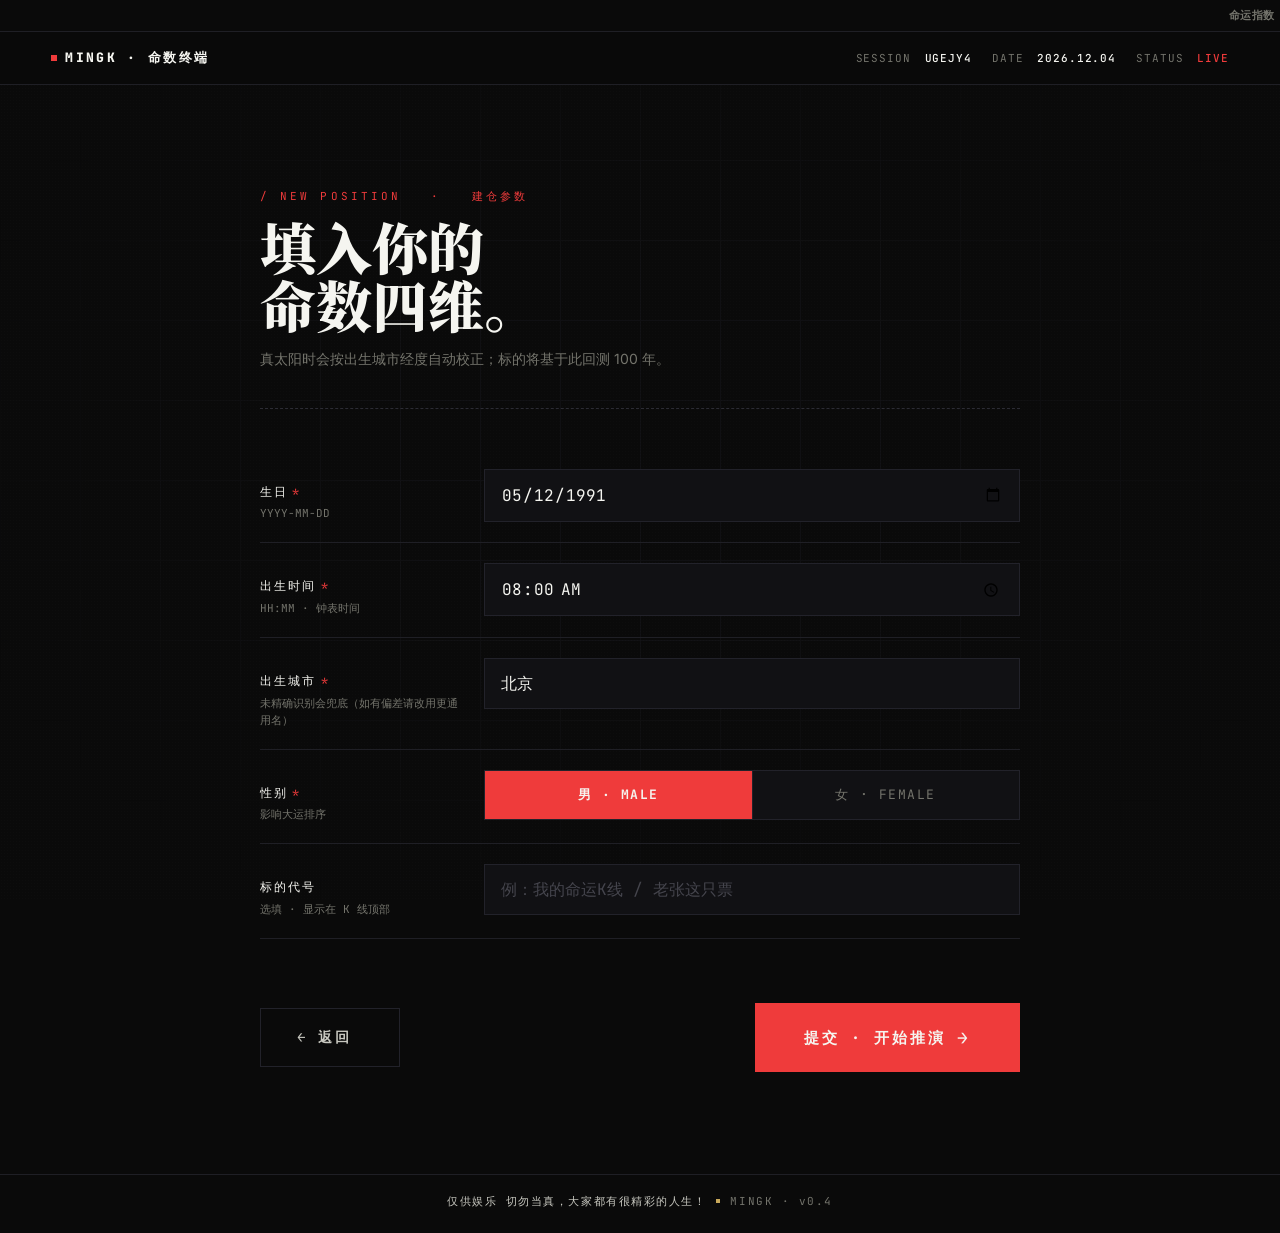
<file: frontend/form.html>
<!doctype html>
<html lang="zh-CN">
<head>
<meta charset="utf-8" />
<meta name="viewport" content="width=device-width,initial-scale=1,viewport-fit=cover" />
<title>新建仓位 · MINGK</title>
<meta name="description" content="输入生日时间和出生城市，生成你的人生 K 线图。" />
<meta property="og:type" content="website" />
<meta property="og:title" content="人生K线图 · 你的命运K线长什么样？" />
<meta property="og:description" content="120 字股评师式命理短卡，看看你是哪一只" />
<meta property="og:image" content="https://mingk.vercel.app/og-image.png" />
<meta property="og:url" content="https://mingk.vercel.app/form" />
<meta name="twitter:card" content="summary_large_image" />
<meta name="twitter:image" content="https://mingk.vercel.app/og-image.png" />
<link rel="stylesheet" href="css/main.css" />
</head>
<body>

<div id="site-header"></div>

<main class="page">
  <div class="form-wrap">

    <header class="form-head">
      <div class="form-head__kicker">/ NEW POSITION &nbsp; · &nbsp; 建仓参数</div>
      <h1 class="form-head__title">填入你的<br/>命数四维。</h1>
      <p class="form-head__sub">真太阳时会按出生城市经度自动校正；标的将基于此回测 100 年。</p>
    </header>

    <form id="chart-form" autocomplete="off" novalidate>

      <div class="field">
        <div class="field__label">
          <span class="name">生日<span class="req">*</span></span>
          <span class="hint">YYYY-MM-DD</span>
        </div>
        <div class="field__input">
          <input class="input" id="birth_date" type="date" required min="1900-01-01" max="2025-12-31" value="1991-05-12" />
        </div>
      </div>

      <div class="field">
        <div class="field__label">
          <span class="name">出生时间<span class="req">*</span></span>
          <span class="hint">HH:MM · 钟表时间</span>
        </div>
        <div class="field__input">
          <input class="input" id="birth_time" type="time" required value="08:00" />
        </div>
      </div>

      <div class="field">
        <div class="field__label">
          <span class="name">出生城市<span class="req">*</span></span>
          <span class="hint" id="city-hint">输入你出生的城市，未精确识别会兜底</span>
        </div>
        <div class="field__input">
          <input class="input" id="city" type="text" placeholder="例：北京、怀化、乌鲁木齐" required autocomplete="off" />
        </div>
      </div>

      <div class="field">
        <div class="field__label">
          <span class="name">性别<span class="req">*</span></span>
          <span class="hint">影响大运排序</span>
        </div>
        <div class="field__input">
          <div class="radio-group">
            <label>
              <input type="radio" name="gender" value="1" checked />
              <span class="radio-text">男 · MALE</span>
            </label>
            <label>
              <input type="radio" name="gender" value="0" />
              <span class="radio-text">女 · FEMALE</span>
            </label>
          </div>
        </div>
      </div>

      <div class="field">
        <div class="field__label">
          <span class="name">标的代号</span>
          <span class="hint">选填 · 显示在 K 线顶部</span>
        </div>
        <div class="field__input">
          <input class="input" id="title" type="text" maxlength="24" placeholder="例：我的命运K线 / 老张这只票" />
        </div>
      </div>

      <div class="form-error" id="err"></div>

      <div class="form-actions">
        <a class="btn btn--ghost" href="index.html">← 返回</a>
        <button class="btn btn--up btn--big" type="submit">提交 · 开始推演</button>
      </div>
    </form>

  </div>
</main>

<script src="js/utils.js"></script>
<script src="js/api.js"></script>
<script>
renderHeader();

(async function init() {
  const sel = document.getElementById("city");
  const hint = document.getElementById("city-hint");

  // 默认北京
  sel.value = "北京";

  // 恢复上次表单
  const prev = Store.loadForm();
  if (prev) {
    if (prev.birth_date) document.getElementById("birth_date").value = prev.birth_date;
    if (prev.birth_time) document.getElementById("birth_time").value = prev.birth_time;
    if (prev.city) sel.value = prev.city;
    if (prev.gender !== undefined) {
      const r = document.querySelector(`input[name=gender][value="${prev.gender}"]`);
      if (r) r.checked = true;
    }
    if (prev.title) document.getElementById("title").value = prev.title;
  }

  hint.textContent = "未精确识别会兜底（如有偏差请改用更通用名）";
})();

document.getElementById("chart-form").addEventListener("submit", function (ev) {
  ev.preventDefault();
  const errEl = document.getElementById("err");
  errEl.textContent = "";

  const data = {
    birth_date: document.getElementById("birth_date").value.trim(),
    birth_time: document.getElementById("birth_time").value.trim(),
    city: document.getElementById("city").value.trim(),
    gender: parseInt(document.querySelector('input[name=gender]:checked').value, 10),
    title: document.getElementById("title").value.trim() || null,
  };

  if (!data.birth_date) return errEl.textContent = "请填写生日。";
  if (!data.birth_time) return errEl.textContent = "请填写出生时间。";
  if (!data.city) return errEl.textContent = "请填写出生城市。";

  Store.saveForm(data);
  location.href = "waiting.html";
});
</script>
</body>
</html>
</file>
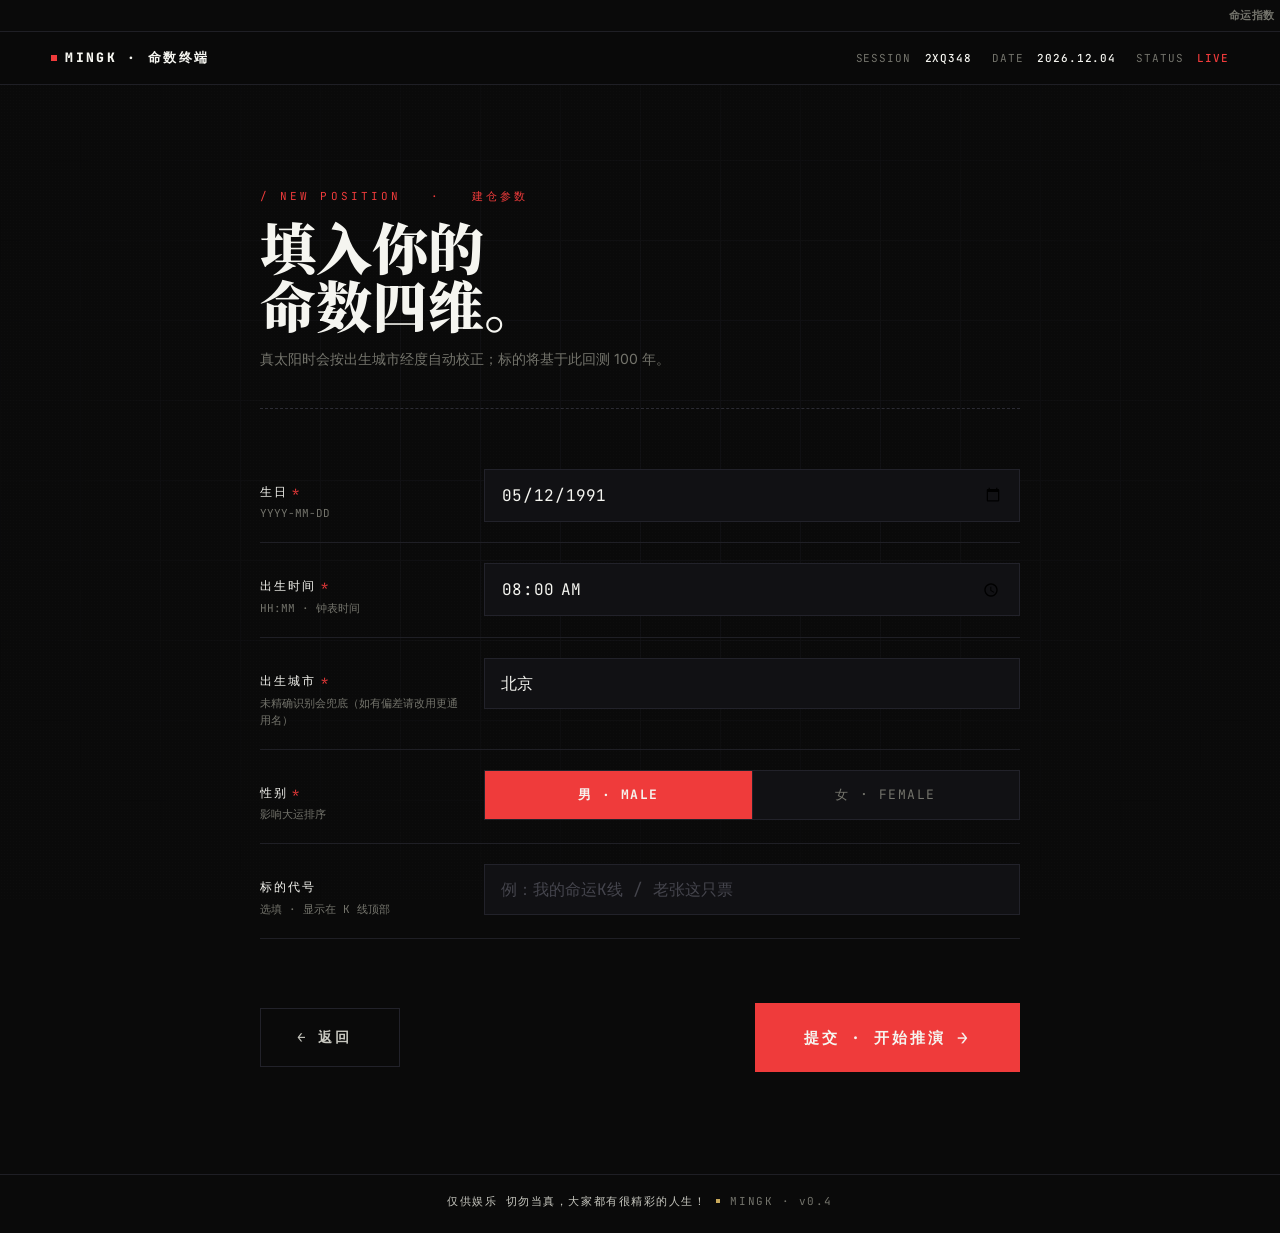
<file: frontend/waiting.html>
<!doctype html>
<html lang="zh-CN">
<head>
<meta charset="utf-8" />
<meta name="viewport" content="width=device-width,initial-scale=1,viewport-fit=cover" />
<title>演算中 · MINGK</title>
<meta property="og:type" content="website" />
<meta property="og:title" content="人生K线图 · 演算中" />
<meta property="og:image" content="https://mingk.vercel.app/og-image.png" />
<meta property="og:url" content="https://mingk.vercel.app/waiting" />
<meta name="twitter:card" content="summary_large_image" />
<meta name="twitter:image" content="https://mingk.vercel.app/og-image.png" />
<link rel="stylesheet" href="css/main.css" />
</head>
<body>

<div id="site-header"></div>

<main class="ritual">
  <div class="ritual__phase-num" id="phase-num">/ PHASE 1 / 4</div>
  <h1 class="ritual__phase-title" id="phase-title">排盘中</h1>
  <div class="ritual__phase-sub" id="phase-sub">庄家筹码集结中...</div>

  <div class="ritual__stage" id="stage"></div>

  <div class="ritual__progress" id="prog">
    <div class="seg" style="--dur:2.2s"></div>
    <div class="seg" style="--dur:2.5s"></div>
    <div class="seg" style="--dur:2.5s"></div>
    <div class="seg" style="--dur:2.5s"></div>
  </div>
  <div class="ritual__taglines" id="ticker">> ENGINE LOCKED · BAZI VENDOR · MOCK_OK</div>
</main>

<script src="js/utils.js"></script>
<script src="js/api.js"></script>
<script>
renderHeader();

const form = Store.loadForm();
if (!form) { location.replace("form.html"); }

const stage = document.getElementById("stage");
const phaseNum = document.getElementById("phase-num");
const phaseTitle = document.getElementById("phase-title");
const phaseSub = document.getElementById("phase-sub");
const segs = document.querySelectorAll("#prog .seg");

// 启动 fetch（与动画并行，最快不早于 8.5s 跳）
const t0 = Date.now();
let apiResult = null, apiError = null;
const apiPromise = API.chart(form)
  .then(d => { apiResult = d; })
  .catch(e => { apiError = e; });

// 4 阶段定义
const PHASES = [
  {
    num: "/ PHASE 1 / 4",
    title: "排盘中",
    sub: "庄家筹码集结中…",
    dur: 2200,
    render: () => renderPillarsRise(),
  },
  {
    num: "/ PHASE 2 / 4",
    title: "推算大运",
    sub: "主力建仓中…",
    dur: 2500,
    render: () => renderDayun(),
  },
  {
    num: "/ PHASE 3 / 4",
    title: "流年扫描",
    sub: "K 线即将拉升…",
    dur: 2500,
    render: () => renderYearScan(),
  },
  {
    num: "/ PHASE 4 / 4",
    title: "K 线渲染",
    sub: "出图…",
    dur: 2500,
    render: () => renderBarsDrop(),
  },
];

function setPhase(idx) {
  const p = PHASES[idx];
  phaseNum.textContent = p.num;
  phaseTitle.textContent = p.title;
  phaseSub.textContent = p.sub;
  // 进度段
  segs.forEach((s, i) => {
    s.classList.remove("active", "done");
    if (i < idx) s.classList.add("done");
    else if (i === idx) s.classList.add("active");
  });
  stage.innerHTML = "";
  p.render();
}

function renderPillarsRise() {
  // 浮现一组示例八字，真排盘后会被替换
  const labels = ["年柱", "月柱", "日柱", "时柱"];
  // 用形式上合理的随机干支占位
  const tg = "甲乙丙丁戊己庚辛壬癸";
  const dz = "子丑寅卯辰巳午未申酉戌亥";
  const pick = () => tg[(Math.random() * 10) | 0] + dz[(Math.random() * 12) | 0];
  const pillars = [pick(), pick(), pick(), pick()];

  const html = `
    <div>
      <div class="pillars-rise">
        ${labels.map((lb, i) => `
          <div class="pcol">
            <div class="lbl">${lb}</div>
            <div class="ch">
              <span class="top"    style="animation-delay:${i*0.18}s">${pillars[i][0]}</span>
              <br/>
              <span class="bottom" style="animation-delay:${i*0.18 + .35}s">${pillars[i][1]}</span>
            </div>
          </div>`).join("")}
      </div>
      <div class="pulse-line"></div>
    </div>`;
  stage.innerHTML = html;
}

function renderDayun() {
  const tg = "甲乙丙丁戊己庚辛壬癸";
  const dz = "子丑寅卯辰巳午未申酉戌亥";
  const cells = [];
  for (let i = 0; i < 10; i++) {
    const age = i * 10 + 3;
    const gz = tg[(i*3+1)%10] + dz[(i*5+2)%12];
    const cls = i % 2 === 0 ? "up" : "down";
    cells.push(`<div class="dayun-cell ${cls}"><div class="age">${age} - ${age+9} 岁</div><div class="gz">${gz}</div></div>`);
  }
  // 复制一份让动画无缝
  const inner = cells.join("") + cells.join("");
  stage.innerHTML = `<div class="dayun-track"><div class="dayun-track__inner">${inner}</div></div>`;
}

function renderYearScan() {
  stage.innerHTML = `<div><div class="year-scan" id="year-num">1991<span class="year-scan__age">AGE 01</span></div></div>`;
  const el = document.getElementById("year-num");
  const baseYear = parseInt((form.birth_date || "1990-01-01").slice(0,4), 10) || 1990;
  let i = 0;
  const total = 100;
  const step = setInterval(() => {
    i++;
    if (i > total) { clearInterval(step); return; }
    el.firstChild.nodeValue = String(baseYear + i - 1);
    el.querySelector(".year-scan__age").textContent = `AGE ${String(i).padStart(2,"0")}`;
  }, 22); // 100×22ms ≈ 2.2s
}

function renderBarsDrop() {
  // 60 根，红绿混合
  let html = "";
  for (let i = 0; i < 60; i++) {
    const h = 30 + Math.random() * 70;
    const isGreen = Math.random() < 0.42;
    html += `<div class="bar ${isGreen ? "green" : ""}" style="height:${h}%; animation-delay:${(i*22)}ms;"></div>`;
  }
  stage.innerHTML = `<div class="bars-drop">${html}</div>`;
}

// 阶段循环 — 总时长约 9.7s
async function runRitual() {
  for (let i = 0; i < PHASES.length; i++) {
    setPhase(i);
    await new Promise(r => setTimeout(r, PHASES[i].dur));
  }
  segs.forEach(s => { s.classList.remove("active"); s.classList.add("done"); });

  // 等 API
  await apiPromise;
  if (apiError) {
    phaseTitle.textContent = "网络错误";
    phaseSub.textContent = apiError.message;
    showToast("演算失败：" + apiError.message + "，请重试", 3000);
    setTimeout(() => location.replace("form.html"), 2400);
    return;
  }
  Store.saveResult(apiResult);
  // 用真排盘替换 phase-1 的随机字符（如果用户回看，效果更扎实）
  location.replace("result.html");
}

// 检查 prefers-reduced-motion，做 fallback
if (window.matchMedia && matchMedia("(prefers-reduced-motion: reduce)").matches) {
  // 简化：只显示文字 + 进度条，跳过 stage 渲染
  PHASES.forEach(p => p.render = () => { stage.innerHTML = '<div style="font-family:var(--font-mono);color:var(--fg-2);font-size:13px">' + p.sub + '</div>'; });
}

if (form) runRitual();
</script>
</body>
</html>
</file>
<file: frontend/css/main.css>
/* ============================================================
   mingk · 人生 K 线图 — 设计系统
   股票交易终端美学：深黑 + 红涨绿跌 + 单空字 + 中文衬线庄重感
   ============================================================ */

@import url("https://fonts.googleapis.com/css2?family=JetBrains+Mono:wght@300;400;500;700;800&family=Noto+Serif+SC:wght@400;700;900&family=Inter:wght@400;500;700&display=swap");

:root {
  /* 背景层 */
  --bg-0: #0a0a0a;            /* 主底 */
  --bg-1: #111114;            /* 卡片底 */
  --bg-2: #18181d;            /* 输入框 / 高亮 */
  --bg-3: #22222a;            /* 边线 / hover */

  /* 文字层 */
  --fg-0: #f5f5f0;            /* 标题 */
  --fg-1: #c8c8c0;            /* 正文 */
  --fg-2: #74746c;            /* 次要 */
  --fg-3: #45454d;            /* 占位 */

  /* 股票色 — 中国市场：红涨绿跌 */
  --up:    #ef3b3b;           /* 涨红 */
  --up-2:  #ff6b5a;
  --up-bg: rgba(239, 59, 59, 0.12);
  --down:  #2cba5f;           /* 跌绿 */
  --down-2:#5fe392;
  --down-bg: rgba(44, 186, 95, 0.12);

  /* 强调色（少量金色，命理元素） */
  --accent: #c8a85a;
  --accent-dim: #8a7233;

  /* 边线 */
  --line: #1f1f25;
  --line-2: #2c2c34;

  /* 字体 */
  --font-mono: "JetBrains Mono", "Roboto Mono", "Menlo", monospace;
  --font-serif: "Noto Serif SC", "Songti SC", "STSong", serif;
  --font-sans: "Inter", "PingFang SC", -apple-system, sans-serif;

  /* 尺寸 */
  --gutter: clamp(20px, 4vw, 56px);
}

/* ============== Reset ============== */
*, *::before, *::after { box-sizing: border-box; }
html, body { margin: 0; padding: 0; }
body {
  background: var(--bg-0);
  color: var(--fg-1);
  font-family: var(--font-sans);
  font-size: 15px;
  line-height: 1.55;
  min-height: 100vh;
  -webkit-font-smoothing: antialiased;
  text-rendering: optimizeLegibility;
  overflow-x: hidden;
}
button { font-family: inherit; cursor: pointer; }
input, select { font-family: inherit; }
a { color: inherit; text-decoration: none; }
::selection { background: var(--up); color: var(--bg-0); }

/* ============== 全局背景纹理 ============== */
body::before {
  content: "";
  position: fixed;
  inset: 0;
  pointer-events: none;
  background-image:
    linear-gradient(var(--line) 1px, transparent 1px),
    linear-gradient(90deg, var(--line) 1px, transparent 1px);
  background-size: 80px 80px;
  opacity: 0.35;
  z-index: 0;
  mask-image: radial-gradient(ellipse at center, black 30%, transparent 80%);
}
body::after {
  content: "";
  position: fixed;
  inset: 0;
  pointer-events: none;
  background-image: radial-gradient(rgba(255,255,255,0.015) 1px, transparent 1px);
  background-size: 3px 3px;
  z-index: 0;
}

/* ============== 顶部 Ticker（全站头部） ============== */
.ticker {
  position: relative;
  z-index: 5;
  border-bottom: 1px solid var(--line);
  background: var(--bg-0);
  font-family: var(--font-mono);
  font-size: 11px;
  letter-spacing: 0.05em;
  color: var(--fg-2);
  height: 32px;
  display: flex;
  align-items: center;
  overflow: hidden;
  white-space: nowrap;
}
.ticker__track {
  display: inline-flex;
  gap: 48px;
  padding-left: 100%;
  animation: tick 60s linear infinite;
}
.ticker__item { display: inline-flex; gap: 8px; }
.ticker__item .up   { color: var(--up); }
.ticker__item .down { color: var(--down); }
@keyframes tick {
  0%   { transform: translateX(0); }
  100% { transform: translateX(-100%); }
}

/* ============== 顶部导航栏 ============== */
.topbar {
  position: relative;
  z-index: 5;
  display: flex;
  justify-content: space-between;
  align-items: center;
  padding: 16px var(--gutter);
  border-bottom: 1px solid var(--line);
  background: rgba(10,10,10,0.85);
  backdrop-filter: blur(8px);
}
.topbar__brand {
  font-family: var(--font-mono);
  font-weight: 800;
  font-size: 13px;
  letter-spacing: 0.18em;
  color: var(--fg-0);
}
.topbar__brand .dot {
  display: inline-block;
  width: 6px; height: 6px;
  background: var(--up);
  margin-right: 8px;
  vertical-align: middle;
  animation: pulse 1.4s ease-in-out infinite;
}
@keyframes pulse {
  0%, 100% { opacity: 1; }
  50%      { opacity: 0.3; }
}
.topbar__meta {
  display: flex;
  gap: 20px;
  font-family: var(--font-mono);
  font-size: 11px;
  color: var(--fg-2);
  letter-spacing: 0.08em;
}
.topbar__meta b { color: var(--fg-0); font-weight: 500; margin-left: 6px; }

/* ============== Page Container ============== */
.page {
  position: relative;
  z-index: 1;
  min-height: calc(100vh - 32px - 65px);
  padding: var(--gutter);
}

/* ============== 通用排版 ============== */
.kicker {
  font-family: var(--font-mono);
  font-size: 11px;
  letter-spacing: 0.32em;
  color: var(--fg-2);
  text-transform: uppercase;
}
.kicker--up   { color: var(--up); }
.kicker--down { color: var(--down); }

.serif { font-family: var(--font-serif); }
.mono  { font-family: var(--font-mono); }

/* ============================================================
   ① LANDING
   ============================================================ */
.landing {
  display: grid;
  grid-template-columns: 1fr;
  gap: 0;
}
.hero {
  position: relative;
  padding: clamp(40px, 8vw, 100px) 0 clamp(60px, 10vw, 140px);
  border-bottom: 1px solid var(--line);
}
.hero__index {
  display: flex;
  justify-content: space-between;
  margin-bottom: clamp(40px, 8vw, 80px);
}
.hero__title {
  font-family: var(--font-serif);
  font-weight: 900;
  font-size: clamp(64px, 14vw, 220px);
  line-height: 0.9;
  letter-spacing: -0.02em;
  color: var(--fg-0);
  margin: 0;
}
.hero__title .glyph {
  display: inline-block;
  position: relative;
}
.hero__title .glyph--up   { color: var(--up); }
.hero__title .glyph--down { color: var(--down); }
.hero__title .small {
  font-family: var(--font-mono);
  font-weight: 400;
  font-size: 0.16em;
  letter-spacing: 0.4em;
  vertical-align: top;
  color: var(--fg-2);
  display: inline-block;
  margin-left: 12px;
  margin-top: 12px;
}

.hero__sub {
  margin-top: clamp(20px, 3vw, 36px);
  font-family: var(--font-serif);
  font-size: clamp(18px, 2.4vw, 28px);
  color: var(--fg-1);
  max-width: 720px;
  line-height: 1.5;
}
.hero__sub .accent { color: var(--up); font-weight: 700; }

.hero__cta {
  margin-top: clamp(36px, 5vw, 60px);
  display: flex;
  gap: 16px;
  flex-wrap: wrap;
  align-items: center;
}

/* 主按钮：方角硬边股票交易风 */
.btn {
  display: inline-flex;
  align-items: center;
  gap: 12px;
  padding: 18px 36px;
  font-family: var(--font-mono);
  font-weight: 700;
  font-size: 14px;
  letter-spacing: 0.18em;
  text-transform: uppercase;
  border: 1px solid var(--fg-0);
  background: var(--fg-0);
  color: var(--bg-0);
  cursor: pointer;
  transition: all 0.18s ease;
  border-radius: 0;
  position: relative;
}
.btn:hover {
  background: var(--up);
  border-color: var(--up);
  color: var(--fg-0);
  transform: translate(-2px, -2px);
  box-shadow: 4px 4px 0 var(--bg-3);
}
.btn::after {
  content: "→";
  font-size: 18px;
  transition: transform 0.18s ease;
}
.btn:hover::after { transform: translateX(4px); }

.btn--ghost {
  background: transparent;
  border: 1px solid var(--bg-3);
  color: var(--fg-1);
}
.btn--ghost:hover {
  background: var(--bg-2);
  border-color: var(--fg-1);
  color: var(--fg-0);
  box-shadow: none;
  transform: none;
}
.btn--ghost::after { content: ""; }

.btn--big {
  padding: 22px 48px;
  font-size: 15px;
}

.btn--up {
  background: var(--up);
  border-color: var(--up);
  color: var(--fg-0);
}
.btn--up:hover { background: var(--up-2); border-color: var(--up-2); }

.hero__hint {
  font-family: var(--font-mono);
  font-size: 11px;
  color: var(--fg-2);
  letter-spacing: 0.18em;
}

/* Landing 第二屏：特性 */
.features {
  display: grid;
  grid-template-columns: repeat(auto-fit, minmax(220px, 1fr));
  gap: 0;
  border-bottom: 1px solid var(--line);
}
.feat {
  padding: clamp(28px, 4vw, 48px);
  border-right: 1px solid var(--line);
}
.feat:last-child { border-right: none; }
.feat__num {
  font-family: var(--font-mono);
  font-size: 11px;
  letter-spacing: 0.28em;
  color: var(--fg-2);
  margin-bottom: 16px;
}
.feat__title {
  font-family: var(--font-serif);
  font-weight: 700;
  font-size: 22px;
  color: var(--fg-0);
  margin: 0 0 8px;
}
.feat__desc {
  font-size: 13px;
  color: var(--fg-2);
  line-height: 1.6;
}

/* 滚动样例 */
.samples {
  padding: clamp(40px, 6vw, 80px) 0;
}
.samples__title {
  font-family: var(--font-mono);
  font-size: 11px;
  letter-spacing: 0.28em;
  color: var(--fg-2);
  margin-bottom: 32px;
  text-transform: uppercase;
}
.samples__grid {
  display: grid;
  grid-template-columns: repeat(4, 1fr);
  gap: 1px;
  background: var(--line);
  border: 1px solid var(--line);
}
@media (max-width: 980px) {
  .samples__grid { grid-template-columns: repeat(3, 1fr); }
}
@media (max-width: 720px) {
  .samples__grid { grid-template-columns: repeat(2, 1fr); }
}
.sample-card {
  background: var(--bg-1);
  padding: 20px 18px 22px;
  position: relative;
  min-height: 130px;
}
.sample-card .sample__no {
  position: absolute;
  top: 10px;
  right: 12px;
  font-family: var(--font-mono);
  font-size: 10px;
  letter-spacing: 0.2em;
  color: var(--fg-3);
}
.sample-card .sample__emoji {
  font-size: 26px;
  margin-bottom: 8px;
  line-height: 1;
}
.sample-card .sample__name {
  font-family: var(--font-serif);
  font-weight: 700;
  font-size: 17px;
  color: var(--fg-0);
  margin-bottom: 6px;
  letter-spacing: 0.02em;
}
.sample-card .sample__tag {
  font-size: 11.5px;
  line-height: 1.55;
  color: var(--fg-2);
}
.sample-card--skeleton {
  grid-column: 1 / -1;
  text-align: center;
  color: var(--fg-3);
  font-family: var(--font-mono);
  font-size: 12px;
  padding: 32px;
}

/* 结果页 城市识别提示（resolve_city fuzzy / fallback） */
.city-notice {
  margin: 16px 0 0;
  padding: 10px 14px;
  font-family: var(--font-mono);
  font-size: 12px;
  letter-spacing: 0.04em;
  border-left: 2px solid var(--fg-3);
  background: rgba(255,255,255,0.02);
  color: var(--fg-1);
}
.city-notice--warn {
  border-left-color: var(--down);
  color: var(--down);
}
.city-notice--hint {
  border-left-color: var(--up);
  color: var(--fg-1);
}

/* ============================================================
   ② FORM
   ============================================================ */
.form-wrap {
  max-width: 760px;
  margin: 0 auto;
  padding: clamp(24px, 4vw, 56px) 0;
}
.form-head {
  margin-bottom: 40px;
  padding-bottom: 24px;
  border-bottom: 1px dashed var(--line-2);
}
.form-head__kicker {
  font-family: var(--font-mono);
  font-size: 11px;
  letter-spacing: 0.28em;
  color: var(--up);
  margin-bottom: 12px;
}
.form-head__title {
  font-family: var(--font-serif);
  font-weight: 900;
  font-size: clamp(36px, 5vw, 56px);
  color: var(--fg-0);
  margin: 0 0 12px;
  line-height: 1.05;
}
.form-head__sub {
  color: var(--fg-2);
  font-size: 14px;
}

.field {
  display: grid;
  grid-template-columns: 200px 1fr;
  gap: 24px;
  align-items: start;
  padding: 20px 0;
  border-bottom: 1px solid var(--line);
}
.field__label {
  display: flex;
  flex-direction: column;
  gap: 4px;
  padding-top: 14px;
}
.field__label .name {
  font-family: var(--font-mono);
  font-size: 12px;
  letter-spacing: 0.18em;
  color: var(--fg-0);
  text-transform: uppercase;
}
.field__label .name .req { color: var(--up); margin-left: 4px; }
.field__label .hint {
  font-size: 11px;
  color: var(--fg-2);
  font-family: var(--font-mono);
}
.field__input { display: flex; flex-direction: column; gap: 8px; }

.input,
select.input {
  width: 100%;
  background: var(--bg-1);
  border: 1px solid var(--bg-3);
  color: var(--fg-0);
  font-family: var(--font-mono);
  font-size: 16px;
  padding: 14px 16px;
  outline: none;
  border-radius: 0;
  transition: all 0.15s ease;
  appearance: none;
  -webkit-appearance: none;
}
.input:focus,
select.input:focus {
  border-color: var(--up);
  background: var(--bg-2);
  box-shadow: 0 0 0 1px var(--up);
}
.input::placeholder { color: var(--fg-3); }

select.input {
  background-image: url("data:image/svg+xml;utf8,<svg xmlns='http://www.w3.org/2000/svg' viewBox='0 0 12 12'><path fill='%23c8c8c0' d='M2 4l4 4 4-4z'/></svg>");
  background-repeat: no-repeat;
  background-position: right 14px center;
  background-size: 12px;
  padding-right: 36px;
}

.radio-group {
  display: flex;
  gap: 0;
  border: 1px solid var(--bg-3);
}
.radio-group label {
  flex: 1;
  display: flex;
  align-items: center;
  justify-content: center;
  gap: 8px;
  padding: 14px;
  font-family: var(--font-mono);
  font-size: 13px;
  letter-spacing: 0.12em;
  color: var(--fg-2);
  cursor: pointer;
  background: var(--bg-1);
  border-right: 1px solid var(--bg-3);
  transition: all 0.15s ease;
}
.radio-group label:last-child { border-right: none; }
.radio-group input { display: none; }
.radio-group input:checked + .radio-text {
  color: var(--fg-0);
}
.radio-group label:has(input:checked) {
  background: var(--up);
  color: var(--fg-0);
}
.radio-group label:has(input:checked) .radio-text { color: var(--fg-0); font-weight: 700; }

.form-actions {
  display: flex;
  justify-content: space-between;
  align-items: center;
  margin-top: 36px;
  flex-wrap: wrap;
  gap: 16px;
}
.form-error {
  color: var(--down-2);
  font-family: var(--font-mono);
  font-size: 12px;
  margin-top: 16px;
  min-height: 1em;
}

/* ============================================================
   ③ WAITING
   ============================================================ */
.wait {
  min-height: calc(100vh - 32px - 65px);
  display: flex;
  flex-direction: column;
  justify-content: center;
  align-items: center;
  padding: var(--gutter);
  text-align: center;
}
.wait__title {
  font-family: var(--font-mono);
  font-size: 12px;
  letter-spacing: 0.4em;
  color: var(--fg-2);
  margin-bottom: 24px;
}
.wait__main {
  font-family: var(--font-serif);
  font-weight: 900;
  font-size: clamp(40px, 6vw, 72px);
  color: var(--fg-0);
  margin: 0;
  letter-spacing: -0.01em;
}
.wait__main .blink {
  display: inline-block;
  color: var(--up);
  animation: blink 1s steps(2) infinite;
}
@keyframes blink {
  50% { opacity: 0; }
}
.wait__progress {
  width: min(420px, 80vw);
  height: 2px;
  margin-top: 40px;
  background: var(--bg-2);
  position: relative;
  overflow: hidden;
}
.wait__progress::after {
  content: "";
  position: absolute;
  inset: 0;
  background: linear-gradient(90deg, transparent, var(--up), transparent);
  width: 40%;
  animation: scan 1.6s ease-in-out infinite;
}
@keyframes scan {
  0%   { transform: translateX(-100%); }
  100% { transform: translateX(350%); }
}
.wait__steps {
  margin-top: 36px;
  font-family: var(--font-mono);
  font-size: 12px;
  color: var(--fg-2);
  letter-spacing: 0.08em;
  line-height: 2;
}
.wait__steps .step.done::before { content: "[✓] "; color: var(--down-2); }
.wait__steps .step.run::before  { content: "[…] "; color: var(--up); }
.wait__steps .step.todo::before { content: "[ ] "; }
.wait__steps .step { display: block; }

/* ============================================================
   ④ RESULT
   ============================================================ */
.result {
  padding-top: clamp(20px, 3vw, 32px);
  padding-bottom: clamp(40px, 5vw, 80px);
}
.result__head {
  display: grid;
  grid-template-columns: 1fr auto;
  gap: 24px;
  align-items: end;
  padding-bottom: 24px;
  border-bottom: 1px solid var(--line);
  margin-bottom: 28px;
}
.result__title-row {
  display: flex;
  align-items: center;
  gap: 20px;
  flex-wrap: wrap;
}
.badge-personality {
  display: inline-flex;
  align-items: center;
  gap: 14px;
  padding: 10px 18px 10px 14px;
  border: 1px solid var(--line-2);
  background: var(--bg-1);
}
.badge-personality__emoji { font-size: 26px; line-height: 1; }
.badge-personality__name {
  font-family: var(--font-serif);
  font-weight: 700;
  font-size: 18px;
  color: var(--fg-0);
}
.result__title {
  font-family: var(--font-serif);
  font-weight: 900;
  font-size: clamp(34px, 5vw, 56px);
  color: var(--fg-0);
  margin: 12px 0 0;
  line-height: 1.05;
}
.result__title .accent { color: var(--up); }

.result__stats {
  display: flex;
  gap: 28px;
  flex-wrap: wrap;
  text-align: right;
}
.stat {
  font-family: var(--font-mono);
}
.stat__label {
  font-size: 10px;
  letter-spacing: 0.2em;
  color: var(--fg-2);
  text-transform: uppercase;
  margin-bottom: 4px;
}
.stat__value {
  font-size: 22px;
  font-weight: 700;
  color: var(--fg-0);
}
.stat__value.up   { color: var(--up); }
.stat__value.down { color: var(--down); }
.stat__delta {
  font-size: 11px;
  margin-left: 6px;
  color: var(--fg-2);
}

/* 主图区 */
.chart-card {
  background: var(--bg-1);
  border: 1px solid var(--line);
  position: relative;
}
.chart-card__head {
  display: flex;
  justify-content: space-between;
  align-items: center;
  padding: 14px 18px;
  border-bottom: 1px solid var(--line);
  font-family: var(--font-mono);
  font-size: 11px;
  letter-spacing: 0.18em;
  color: var(--fg-2);
  text-transform: uppercase;
}
.chart-card__head .pair { color: var(--fg-0); font-weight: 700; }
.chart-card__head .right { display: flex; gap: 16px; }
.chart-card__head .right .up   { color: var(--up); }
.chart-card__head .right .down { color: var(--down); }

.chart-host {
  width: 100%;
  height: clamp(380px, 56vh, 540px);
}

/* narrative 卡片 */
.narrative {
  display: grid;
  grid-template-columns: 1.6fr 1fr;
  gap: 24px;
  margin-top: 28px;
}
@media (max-width: 800px) {
  .narrative { grid-template-columns: 1fr; }
}
.narrative__main {
  background: var(--bg-1);
  border: 1px solid var(--line);
  padding: clamp(20px, 3vw, 32px);
  position: relative;
}
.narrative__kicker {
  font-family: var(--font-mono);
  font-size: 11px;
  letter-spacing: 0.28em;
  color: var(--up);
  margin-bottom: 16px;
}
.narrative__text {
  font-family: var(--font-serif);
  font-size: clamp(17px, 2vw, 21px);
  line-height: 1.85;
  color: var(--fg-0);
  margin: 0 0 20px;
  font-weight: 400;
}
.narrative__tagline {
  padding-top: 16px;
  border-top: 1px dashed var(--line-2);
  font-family: var(--font-serif);
  font-style: italic;
  font-size: 14px;
  color: var(--fg-2);
}
.narrative__tagline::before { content: "// "; color: var(--accent); font-style: normal; font-family: var(--font-mono); }

.bazi-card {
  background: var(--bg-1);
  border: 1px solid var(--line);
  padding: 24px;
}
.bazi-card__title {
  font-family: var(--font-mono);
  font-size: 11px;
  letter-spacing: 0.28em;
  color: var(--fg-2);
  margin-bottom: 18px;
}
.pillars {
  display: grid;
  grid-template-columns: repeat(4, 1fr);
  gap: 1px;
  background: var(--line-2);
  border: 1px solid var(--line-2);
  margin-bottom: 16px;
}
.pillar {
  background: var(--bg-1);
  padding: 14px 0;
  text-align: center;
}
.pillar__label {
  font-family: var(--font-mono);
  font-size: 10px;
  letter-spacing: 0.18em;
  color: var(--fg-2);
  margin-bottom: 6px;
}
.pillar__char {
  font-family: var(--font-serif);
  font-size: 24px;
  font-weight: 700;
  color: var(--fg-0);
  letter-spacing: 0.05em;
}
.bazi-meta {
  font-family: var(--font-mono);
  font-size: 11px;
  color: var(--fg-2);
  letter-spacing: 0.05em;
  display: flex;
  justify-content: space-between;
  flex-wrap: wrap;
  gap: 8px;
}
.bazi-meta b { color: var(--fg-0); font-weight: 500; }
.bazi-meta .strength {
  display: inline-block;
  padding: 2px 8px;
  border: 1px solid var(--accent-dim);
  color: var(--accent);
}

/* 操作按钮 */
.actions {
  margin-top: 32px;
  display: flex;
  gap: 14px;
  flex-wrap: wrap;
  align-items: center;
  padding-top: 28px;
  border-top: 1px solid var(--line);
}
.actions__primary {
  margin-left: auto;
}
@media (max-width: 600px) {
  .actions { flex-direction: column; align-items: stretch; }
  .actions__primary { margin-left: 0; }
  .actions .btn { justify-content: center; }
}

/* Toast */
.toast {
  position: fixed;
  bottom: 32px;
  left: 50%;
  transform: translateX(-50%);
  background: var(--bg-2);
  border: 1px solid var(--line-2);
  color: var(--fg-0);
  font-family: var(--font-mono);
  font-size: 13px;
  padding: 12px 20px;
  z-index: 100;
  opacity: 0;
  pointer-events: none;
  transition: opacity 0.2s ease;
}
.toast.show { opacity: 1; }

/* ============================================================
   ⑤ SHARE (9:16 占位)
   ============================================================ */
.share-page {
  min-height: calc(100vh - 32px - 65px);
  display: flex;
  flex-direction: column;
  align-items: center;
  padding: var(--gutter);
  gap: 24px;
}
.share-page__head {
  text-align: center;
  font-family: var(--font-mono);
  font-size: 11px;
  letter-spacing: 0.28em;
  color: var(--fg-2);
}
.share-card {
  width: min(375px, 90vw);
  aspect-ratio: 9 / 16;
  background: linear-gradient(180deg, #0a0a0a 0%, #14141a 100%);
  border: 1px solid var(--line-2);
  display: flex;
  flex-direction: column;
  padding: 28px 24px;
  position: relative;
  overflow: hidden;
}
.share-card::before {
  content: "";
  position: absolute;
  inset: 0;
  background-image:
    linear-gradient(var(--line) 1px, transparent 1px),
    linear-gradient(90deg, var(--line) 1px, transparent 1px);
  background-size: 40px 40px;
  opacity: 0.3;
  pointer-events: none;
}
.share-card__brand {
  font-family: var(--font-mono);
  font-size: 11px;
  letter-spacing: 0.2em;
  color: var(--fg-2);
  z-index: 1;
}
.share-card__brand b { color: var(--up); }
.share-card__title {
  font-family: var(--font-serif);
  font-weight: 900;
  font-size: 30px;
  color: var(--fg-0);
  margin: 16px 0 8px;
  z-index: 1;
  line-height: 1.1;
}
.share-card__badge {
  display: inline-flex;
  align-items: center;
  gap: 8px;
  padding: 6px 12px;
  background: var(--bg-2);
  border: 1px solid var(--line-2);
  font-family: var(--font-mono);
  font-size: 13px;
  color: var(--fg-0);
  align-self: flex-start;
  z-index: 1;
}
.share-card__chart {
  flex: 1;
  margin: 16px 0;
  background: var(--bg-1);
  border: 1px solid var(--line);
  z-index: 1;
  min-height: 180px;
}
.share-card__quote {
  font-family: var(--font-serif);
  font-size: 14px;
  color: var(--fg-1);
  line-height: 1.7;
  z-index: 1;
}
.share-card__qr {
  margin-top: 14px;
  display: flex;
  justify-content: space-between;
  align-items: center;
  padding-top: 12px;
  border-top: 1px dashed var(--line-2);
  z-index: 1;
}
.share-card__qr-box {
  width: 56px; height: 56px;
  background: var(--fg-0);
  position: relative;
}
.share-card__qr-box::after {
  content: "QR";
  position: absolute;
  inset: 0;
  display: flex;
  align-items: center;
  justify-content: center;
  font-family: var(--font-mono);
  font-size: 10px;
  color: var(--bg-0);
  font-weight: 700;
}
.share-card__qr-text {
  text-align: right;
  font-family: var(--font-mono);
  font-size: 10px;
  color: var(--fg-2);
  letter-spacing: 0.1em;
  line-height: 1.6;
}
.share-card__qr-text b { color: var(--fg-0); display: block; font-size: 12px; }

/* ============================================================
   响应式骨架（不深度适配，仅保证不崩）
   ============================================================ */
@media (max-width: 720px) {
  .field { grid-template-columns: 1fr; gap: 8px; }
  .field__label { padding-top: 0; }
  .topbar__meta { display: none; }
  .result__head { grid-template-columns: 1fr; }
  .result__stats { text-align: left; }
  .features { grid-template-columns: 1fr; }
  .feat { border-right: none; border-bottom: 1px solid var(--line); }
}

/* ============================================================
   全局免责声明 footer（红线 P0）
   ============================================================ */
.disclaimer {
  position: relative;
  z-index: 5;
  padding: 18px var(--gutter) 22px;
  border-top: 1px solid var(--line);
  background: var(--bg-0);
  text-align: center;
  font-family: var(--font-mono);
  font-size: 11px;
  letter-spacing: 0.14em;
  color: var(--fg-2);
  line-height: 1.6;
}
.disclaimer .dot {
  display: inline-block;
  width: 4px; height: 4px;
  background: var(--accent);
  margin: 0 10px 2px;
  vertical-align: middle;
}
.disclaimer .text { color: var(--fg-1); }

/* ============================================================
   等待页 — 4 阶段仪式动画（step-4-9）
   ============================================================ */
.ritual {
  min-height: calc(100vh - 32px - 65px - 60px);
  display: flex;
  flex-direction: column;
  justify-content: center;
  align-items: center;
  padding: var(--gutter);
  text-align: center;
  position: relative;
  overflow: hidden;
}
.ritual__phase-num {
  font-family: var(--font-mono);
  font-size: 11px;
  letter-spacing: 0.4em;
  color: var(--up);
  margin-bottom: 14px;
}
.ritual__phase-title {
  font-family: var(--font-serif);
  font-weight: 900;
  font-size: clamp(38px, 6vw, 64px);
  color: var(--fg-0);
  margin: 0 0 16px;
  letter-spacing: -0.01em;
  min-height: 1.2em;
}
.ritual__phase-sub {
  font-family: var(--font-mono);
  font-size: 13px;
  letter-spacing: 0.18em;
  color: var(--fg-2);
  margin-bottom: 36px;
}
.ritual__stage {
  width: min(640px, 90vw);
  min-height: 220px;
  display: flex;
  align-items: center;
  justify-content: center;
}

/* phase 1 — 八字浮现 */
.pillars-rise {
  display: grid;
  grid-template-columns: repeat(4, 1fr);
  gap: 12px;
  width: 100%;
}
.pillars-rise .pcol {
  background: var(--bg-1);
  border: 1px solid var(--line-2);
  padding: 14px 0;
  text-align: center;
}
.pillars-rise .pcol .lbl {
  font-family: var(--font-mono);
  font-size: 10px;
  color: var(--fg-2);
  letter-spacing: 0.2em;
  margin-bottom: 8px;
}
.pillars-rise .pcol .ch {
  font-family: var(--font-serif);
  font-size: 26px;
  font-weight: 700;
  display: block;
  height: 36px;
  line-height: 1.2;
}
.pillars-rise .pcol .ch span {
  display: inline-block;
  opacity: 0;
  transform: translateY(10px);
  animation: charRise .35s ease forwards;
}
.pillars-rise .pcol .ch .top    { color: var(--fg-0); }
.pillars-rise .pcol .ch .bottom { color: var(--up); }
@keyframes charRise {
  to { opacity: 1; transform: translateY(0); }
}
.pulse-line {
  width: 100%;
  height: 1px;
  background: linear-gradient(90deg, transparent, var(--up), transparent);
  margin-top: 18px;
  opacity: 0.6;
  animation: pulseW 1.2s ease-in-out infinite;
}
@keyframes pulseW {
  0%, 100% { opacity: 0.2; }
  50%      { opacity: 0.9; }
}

/* phase 2 — 大运滚动 */
.dayun-track {
  display: flex;
  gap: 8px;
  overflow: hidden;
  width: 100%;
  position: relative;
  mask-image: linear-gradient(90deg, transparent, black 12%, black 88%, transparent);
}
.dayun-track__inner {
  display: flex;
  gap: 8px;
  animation: slideLeft 8s linear infinite;
}
.dayun-cell {
  flex: 0 0 auto;
  border: 1px solid var(--line-2);
  background: var(--bg-1);
  padding: 12px 18px;
  font-family: var(--font-mono);
  text-align: center;
  min-width: 90px;
}
.dayun-cell .age { font-size: 10px; color: var(--fg-2); letter-spacing: 0.16em; }
.dayun-cell .gz  { font-family: var(--font-serif); font-size: 20px; color: var(--fg-0); margin-top: 4px; font-weight: 700; }
.dayun-cell.up   { border-color: var(--up); color: var(--up); }
.dayun-cell.up   .gz { color: var(--up); }
.dayun-cell.down { border-color: var(--down); }
.dayun-cell.down .gz { color: var(--down); }
@keyframes slideLeft {
  from { transform: translateX(0); }
  to   { transform: translateX(-50%); }
}

/* phase 3 — 流年扫描 */
.year-scan {
  font-family: var(--font-mono);
  font-size: clamp(64px, 11vw, 120px);
  font-weight: 800;
  color: var(--up);
  letter-spacing: 0.05em;
  text-shadow: 0 0 32px rgba(239, 59, 59, 0.45);
  font-variant-numeric: tabular-nums;
}
.year-scan__age {
  font-size: 0.25em;
  color: var(--fg-2);
  letter-spacing: 0.2em;
  display: block;
  margin-top: 8px;
}

/* phase 4 — K 线落下 */
.bars-drop {
  display: flex;
  align-items: flex-end;
  gap: 4px;
  height: 200px;
  width: 100%;
}
.bars-drop .bar {
  flex: 1;
  background: var(--up);
  opacity: 0;
  transform: translateY(-30px) scaleY(0.4);
  animation: barDrop .5s cubic-bezier(.4,1.6,.6,1) forwards;
  min-height: 8px;
}
.bars-drop .bar.green { background: var(--down); }
@keyframes barDrop {
  to { opacity: 1; transform: translateY(0) scaleY(1); }
}

/* 进度指示 */
.ritual__progress {
  margin-top: 40px;
  width: min(640px, 90vw);
  display: flex;
  gap: 8px;
}
.ritual__progress .seg {
  flex: 1;
  height: 2px;
  background: var(--bg-2);
  position: relative;
  overflow: hidden;
}
.ritual__progress .seg.active::after {
  content: "";
  position: absolute;
  inset: 0;
  background: var(--up);
  animation: segFill var(--dur, 2.2s) linear forwards;
  transform-origin: left;
  transform: scaleX(0);
}
.ritual__progress .seg.done::after {
  content: "";
  position: absolute;
  inset: 0;
  background: var(--up);
}
@keyframes segFill {
  from { transform: scaleX(0); }
  to   { transform: scaleX(1); }
}

.ritual__taglines {
  margin-top: 28px;
  font-family: var(--font-mono);
  font-size: 11px;
  color: var(--fg-3);
  letter-spacing: 0.18em;
}

/* phase 切换 */
.ritual-phase { display: none; width: 100%; }
.ritual-phase.show { display: block; animation: fadeUp .4s ease both; }
@keyframes fadeUp {
  from { opacity: 0; transform: translateY(8px); }
  to   { opacity: 1; transform: translateY(0); }
}

/* ============================================================
   分享卡精细化（step-4-10）
   ============================================================ */
.share-stage {
  background: #050507;
  padding: clamp(20px, 4vw, 48px);
  border: 1px dashed var(--line-2);
  display: flex;
  flex-direction: column;
  align-items: center;
  gap: 18px;
}

.share-card-540 {
  /* 540 × 960，9:16 主流分享尺寸 */
  width: 540px;
  height: 960px;
  background: linear-gradient(180deg, #0a0a0a 0%, #14141a 60%, #0a0a0a 100%);
  border: 1px solid var(--line-2);
  padding: 36px 32px 28px;
  display: flex;
  flex-direction: column;
  position: relative;
  overflow: hidden;
  box-sizing: border-box;
  transform-origin: top center;
}
.share-card-540::before {
  content: "";
  position: absolute;
  inset: 0;
  background-image:
    linear-gradient(rgba(255,255,255,0.04) 1px, transparent 1px),
    linear-gradient(90deg, rgba(255,255,255,0.04) 1px, transparent 1px);
  background-size: 32px 32px;
  pointer-events: none;
}
.share-card-540 > * { position: relative; z-index: 1; }

.share-card-540 .sc-brand {
  display: flex;
  justify-content: space-between;
  font-family: var(--font-mono);
  font-size: 12px;
  letter-spacing: 0.22em;
  color: var(--fg-2);
}
.share-card-540 .sc-brand .b { color: var(--up); font-weight: 800; }
.share-card-540 .sc-title {
  font-family: var(--font-serif);
  font-weight: 900;
  font-size: 38px;
  line-height: 1.15;
  color: var(--fg-0);
  margin: 22px 0 14px;
  letter-spacing: -0.01em;
}
.share-card-540 .sc-title .accent { color: var(--up); }
.share-card-540 .sc-badge {
  display: inline-flex;
  align-items: center;
  gap: 10px;
  padding: 8px 14px;
  border: 1px solid var(--line-2);
  background: rgba(20, 20, 25, 0.8);
  font-family: var(--font-mono);
  font-size: 14px;
  font-weight: 700;
  color: var(--fg-0);
  align-self: flex-start;
  letter-spacing: 0.04em;
}
.share-card-540 .sc-badge .em { font-size: 18px; }
.share-card-540 .sc-stats {
  margin-top: 18px;
  display: grid;
  grid-template-columns: repeat(4, 1fr);
  gap: 0;
  border: 1px solid var(--line);
  background: rgba(17,17,20,0.6);
}
.share-card-540 .sc-stats .s {
  padding: 10px 4px;
  text-align: center;
  border-right: 1px solid var(--line);
  font-family: var(--font-mono);
}
.share-card-540 .sc-stats .s:last-child { border-right: none; }
.share-card-540 .sc-stats .s .lbl { font-size: 9px; color: var(--fg-2); letter-spacing: 0.18em; }
.share-card-540 .sc-stats .s .val { font-size: 16px; color: var(--fg-0); margin-top: 4px; font-weight: 700; }
.share-card-540 .sc-stats .s .val.up   { color: var(--up); }
.share-card-540 .sc-stats .s .val.down { color: var(--down); }

.share-card-540 .sc-chart {
  margin-top: 18px;
  height: 360px;
  width: 100%;
  background: rgba(10,10,12,0.6);
  border: 1px solid var(--line);
}
.share-card-540 .sc-narrative {
  margin-top: 16px;
  font-family: var(--font-serif);
  font-size: 16px;
  line-height: 1.7;
  color: var(--fg-1);
  flex: 1;
}
.share-card-540 .sc-narrative .quote {
  display: block;
  margin-top: 8px;
  font-style: italic;
  font-size: 13px;
  color: var(--fg-2);
}
.share-card-540 .sc-narrative .quote::before { content: "// "; color: var(--accent); font-style: normal; }

.share-card-540 .sc-foot {
  margin-top: auto;
  padding-top: 12px;
  border-top: 1px solid var(--line);
  display: flex;
  justify-content: space-between;
  align-items: flex-end;
  gap: 12px;
}
.share-card-540 .sc-qr {
  width: 64px; height: 64px;
  background: var(--fg-0);
  padding: 6px;
}
.share-card-540 .sc-qr svg { display: block; width: 100%; height: 100%; }
.share-card-540 .sc-foot .right {
  text-align: right;
  font-family: var(--font-mono);
  font-size: 11px;
  color: var(--fg-2);
  letter-spacing: 0.1em;
  line-height: 1.6;
}
.share-card-540 .sc-foot .right b {
  color: var(--fg-0);
  display: block;
  font-size: 13px;
  letter-spacing: 0.18em;
}
.share-card-540 .sc-disclaim {
  margin-top: 12px;
  text-align: center;
  font-family: var(--font-mono);
  font-size: 10.5px;
  letter-spacing: 0.12em;
  color: var(--fg-2);
  padding: 8px 0 0;
  border-top: 1px dashed var(--line);
}

/* 移动端：把 540 卡片缩放到屏宽 */
@media (max-width: 600px) {
  .share-stage { padding: 12px; }
  .share-card-540 {
    transform: scale(calc((100vw - 48px) / 540));
    margin-bottom: calc((100vw - 48px) / 540 * 960 - 960px);
  }
}

/* ============================================================
   移动端 safe-area + 大触控目标（step-4-11）
   ============================================================ */
@supports (padding: max(0px)) {
  .topbar, .ticker {
    padding-left: max(var(--gutter), env(safe-area-inset-left));
    padding-right: max(var(--gutter), env(safe-area-inset-right));
  }
  .disclaimer {
    padding-bottom: max(22px, env(safe-area-inset-bottom));
  }
  .page, .wait, .ritual, .share-page {
    padding-left: max(var(--gutter), env(safe-area-inset-left));
    padding-right: max(var(--gutter), env(safe-area-inset-right));
  }
}

@media (max-width: 720px) {
  .btn { padding: 16px 24px; font-size: 13px; }
  .btn--big { padding: 18px 28px; font-size: 14px; }
  .input { font-size: 16px; /* 防 iOS 自动缩放 */ }
  .chart-host { height: clamp(320px, 60vh, 480px); }
  .result__stats { flex-wrap: wrap; gap: 16px; width: 100%; }
  .stat__value { font-size: 18px; }
}
</file>
